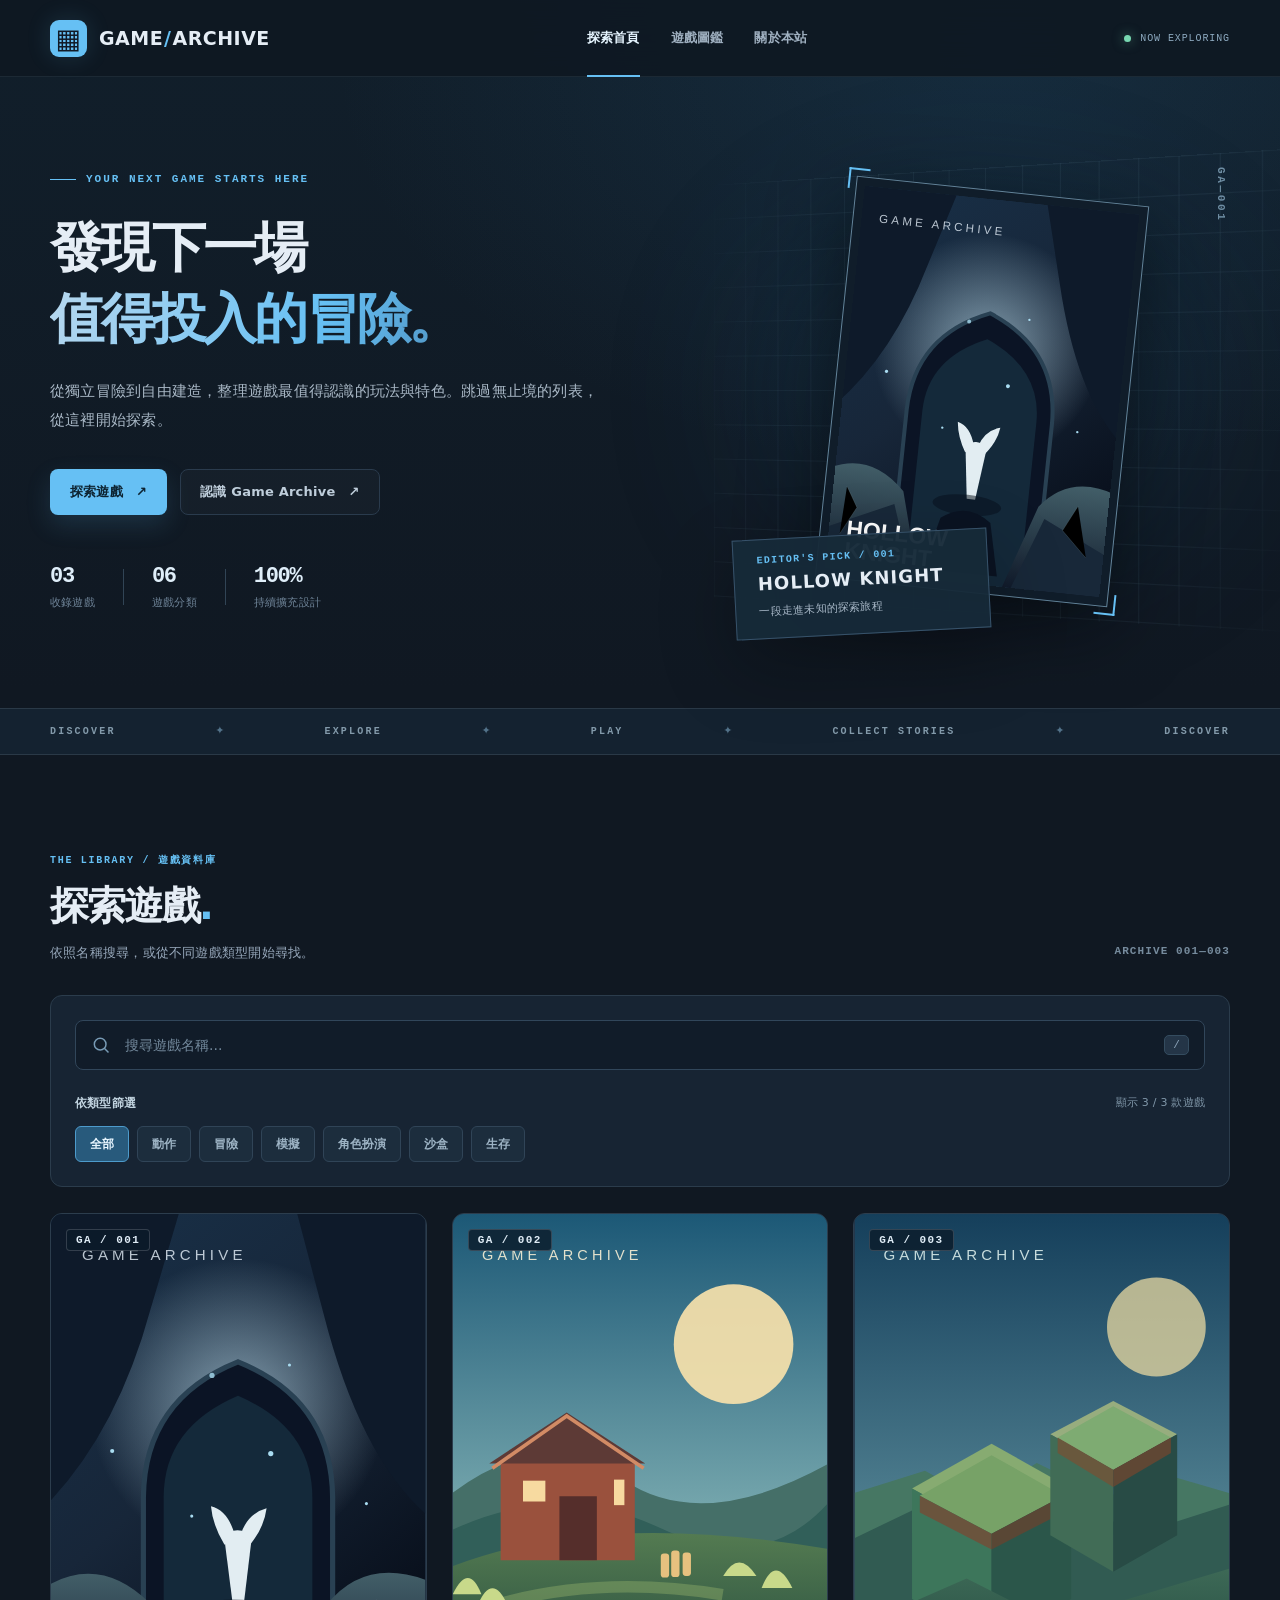
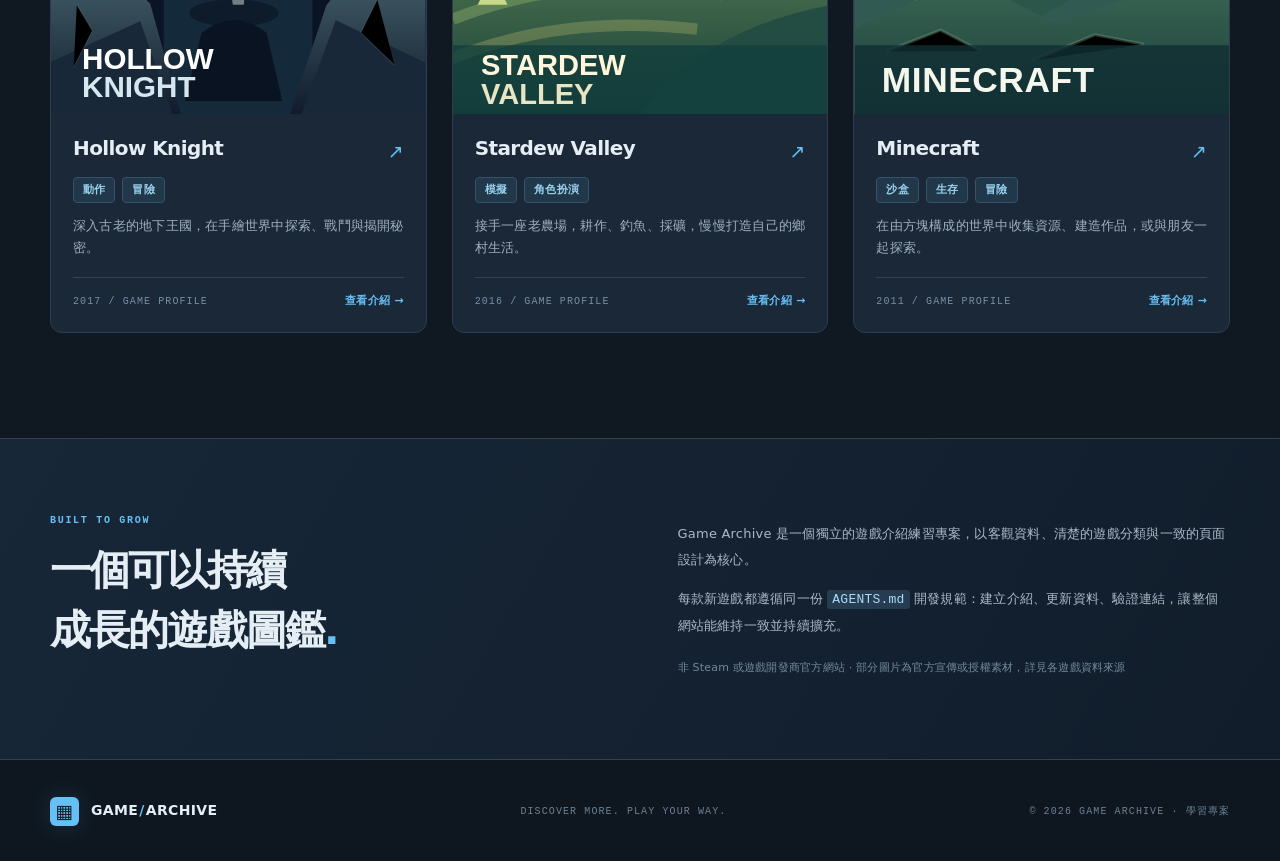
<file: index.html>
<!doctype html>
<html lang="zh-Hant">
<head>
  <meta charset="utf-8">
  <meta name="viewport" content="width=device-width, initial-scale=1">
  <meta name="theme-color" content="#101822">
  <meta name="description" content="Game Archive｜綜合遊戲圖鑑。探索不同類型的遊戲，快速了解玩法、特色與基本資訊。">
  <title>Game Archive｜綜合遊戲圖鑑</title>
  <link rel="stylesheet" href="assets/css/style.css">
  <script defer src="assets/js/main.js"></script>
</head>
<body data-page="home" data-root="">
  <header class="site-header">
    <div class="container nav-shell">
      <a class="brand" href="index.html" aria-label="Game Archive 首頁"><span class="brand-symbol" aria-hidden="true">▦</span><span>GAME<span class="brand-em">/</span>ARCHIVE</span></a>
      <nav class="main-nav" aria-label="主要導覽"><a class="nav-active" href="index.html" aria-current="page">探索首頁</a><a href="#library">遊戲圖鑑</a><a href="#about">關於本站</a></nav>
      <span class="nav-status"><span class="status-dot"></span> NOW EXPLORING</span>
    </div>
  </header>

  <main>
    <section class="hero container" aria-labelledby="hero-title">
      <div class="hero-copy">
        <div class="eyebrow"><span class="eyebrow-line"></span> YOUR NEXT GAME STARTS HERE</div>
        <h1 id="hero-title">發現下一場<br><span class="hero-accent">值得投入的冒險。</span></h1>
        <p>從獨立冒險到自由建造，整理遊戲最值得認識的玩法與特色。跳過無止境的列表，從這裡開始探索。</p>
        <div class="hero-actions"><a class="button button-primary" href="#library">探索遊戲 <span aria-hidden="true">↗</span></a><a class="button button-ghost" href="#about">認識 Game Archive <span aria-hidden="true">↗</span></a></div>
        <div class="hero-stats"><div><strong id="stat-games">03</strong><span>收錄遊戲</span></div><span class="stat-divider"></span><div><strong id="stat-genres">07</strong><span>遊戲分類</span></div><span class="stat-divider"></span><div><strong>100%</strong><span>持續擴充設計</span></div></div>
      </div>
      <div class="hero-visual" aria-label="精選遊戲概念圖">
        <div class="hero-grid"></div>
        <div class="hero-glow"></div>
        <div class="featured-frame"><img src="https://images.squarespace-cdn.com/content/v1/606d159a953867291018f801/7dc1dbea-b5fc-4c8f-8768-1a5c3ede53e3/HK_header.jpg" onerror="this.onerror=null;this.src='assets/images/hollow-knight.svg'" width="720" height="960" alt="Hollow Knight｜Team Cherry 官方網站宣傳圖"><span class="frame-corner frame-corner-tl"></span><span class="frame-corner frame-corner-br"></span></div>
        <div class="featured-caption"><span class="featured-label">EDITOR'S PICK / 001</span><strong>HOLLOW KNIGHT</strong><span>一段走進未知的探索旅程</span></div>
        <span class="visual-index" aria-hidden="true">GA—001</span>
      </div>
    </section>

    <div class="marquee-line" aria-hidden="true"><div class="container marquee-inner"><span>DISCOVER</span><b>✦</b><span>EXPLORE</span><b>✦</b><span>PLAY</span><b>✦</b><span>COLLECT STORIES</span><b>✦</b><span>DISCOVER</span></div></div>

    <section class="catalog-section container" id="library" aria-labelledby="library-title">
      <div class="section-heading"><div><div class="eyebrow small-eyebrow">THE LIBRARY / 遊戲資料庫</div><h2 id="library-title">探索遊戲<span class="heading-period">.</span></h2><p>依照名稱搜尋，或從不同遊戲類型開始尋找。</p></div><div class="section-index">ARCHIVE <span id="archive-count">001—003</span></div></div>
      <div class="filter-panel">
        <label class="search-box" for="game-search"><svg width="20" height="20" viewBox="0 0 24 24" fill="none" stroke="currentColor" stroke-width="1.8" aria-hidden="true"><circle cx="11" cy="11" r="7"></circle><path d="m16 16 5 5"></path></svg><input id="game-search" type="search" placeholder="搜尋遊戲名稱..." autocomplete="off"><kbd>/</kbd></label>
        <div class="filter-heading"><span>依類型篩選</span><span id="result-count" aria-live="polite">正在載入...</span></div>
        <div id="genre-filters" class="filter-chips" role="group" aria-label="遊戲類型篩選"><span class="loading-hint">正在載入分類...</span></div>
      </div>
      <div id="game-grid" class="game-grid" aria-live="polite"><div class="loading-panel">正在載入遊戲資料...</div></div>
      <div id="empty-state" class="empty-state" hidden><span class="empty-icon">⌕</span><h3>找不到符合條件的遊戲</h3><p>試試其他名稱，或切換不同分類。</p><button id="reset-filters" class="button button-outline" type="button">清除篩選</button></div>
    </section>

    <section class="about-section" id="about" aria-labelledby="about-title"><div class="container about-inner"><div><div class="eyebrow small-eyebrow">BUILT TO GROW</div><h2 id="about-title">一個可以持續<br>成長的遊戲圖鑑<span class="heading-period">.</span></h2></div><div class="about-copy"><p>Game Archive 是一個獨立的遊戲介紹練習專案，以客觀資料、清楚的遊戲分類與一致的頁面設計為核心。</p><p>每款新遊戲都遵循同一份 <code>AGENTS.md</code> 開發規範：建立介紹、更新資料、驗證連結，讓整個網站能維持一致並持續擴充。</p><span class="about-note">非 Steam 或遊戲開發商官方網站 · 部分圖片為官方宣傳或授權素材，詳見各遊戲資料來源</span></div></div></section>
  </main>
  <footer class="site-footer"><div class="container footer-inner"><a class="brand brand-footer" href="index.html"><span class="brand-symbol" aria-hidden="true">▦</span><span>GAME<span class="brand-em">/</span>ARCHIVE</span></a><span>DISCOVER MORE. PLAY YOUR WAY.</span><span>© 2026 GAME ARCHIVE · 學習專案</span></div></footer>
  <noscript><div class="no-js">本網站需要 JavaScript 載入遊戲清單與搜尋功能，請在瀏覽器中啟用 JavaScript。</div></noscript>
</body>
</html>
</file>
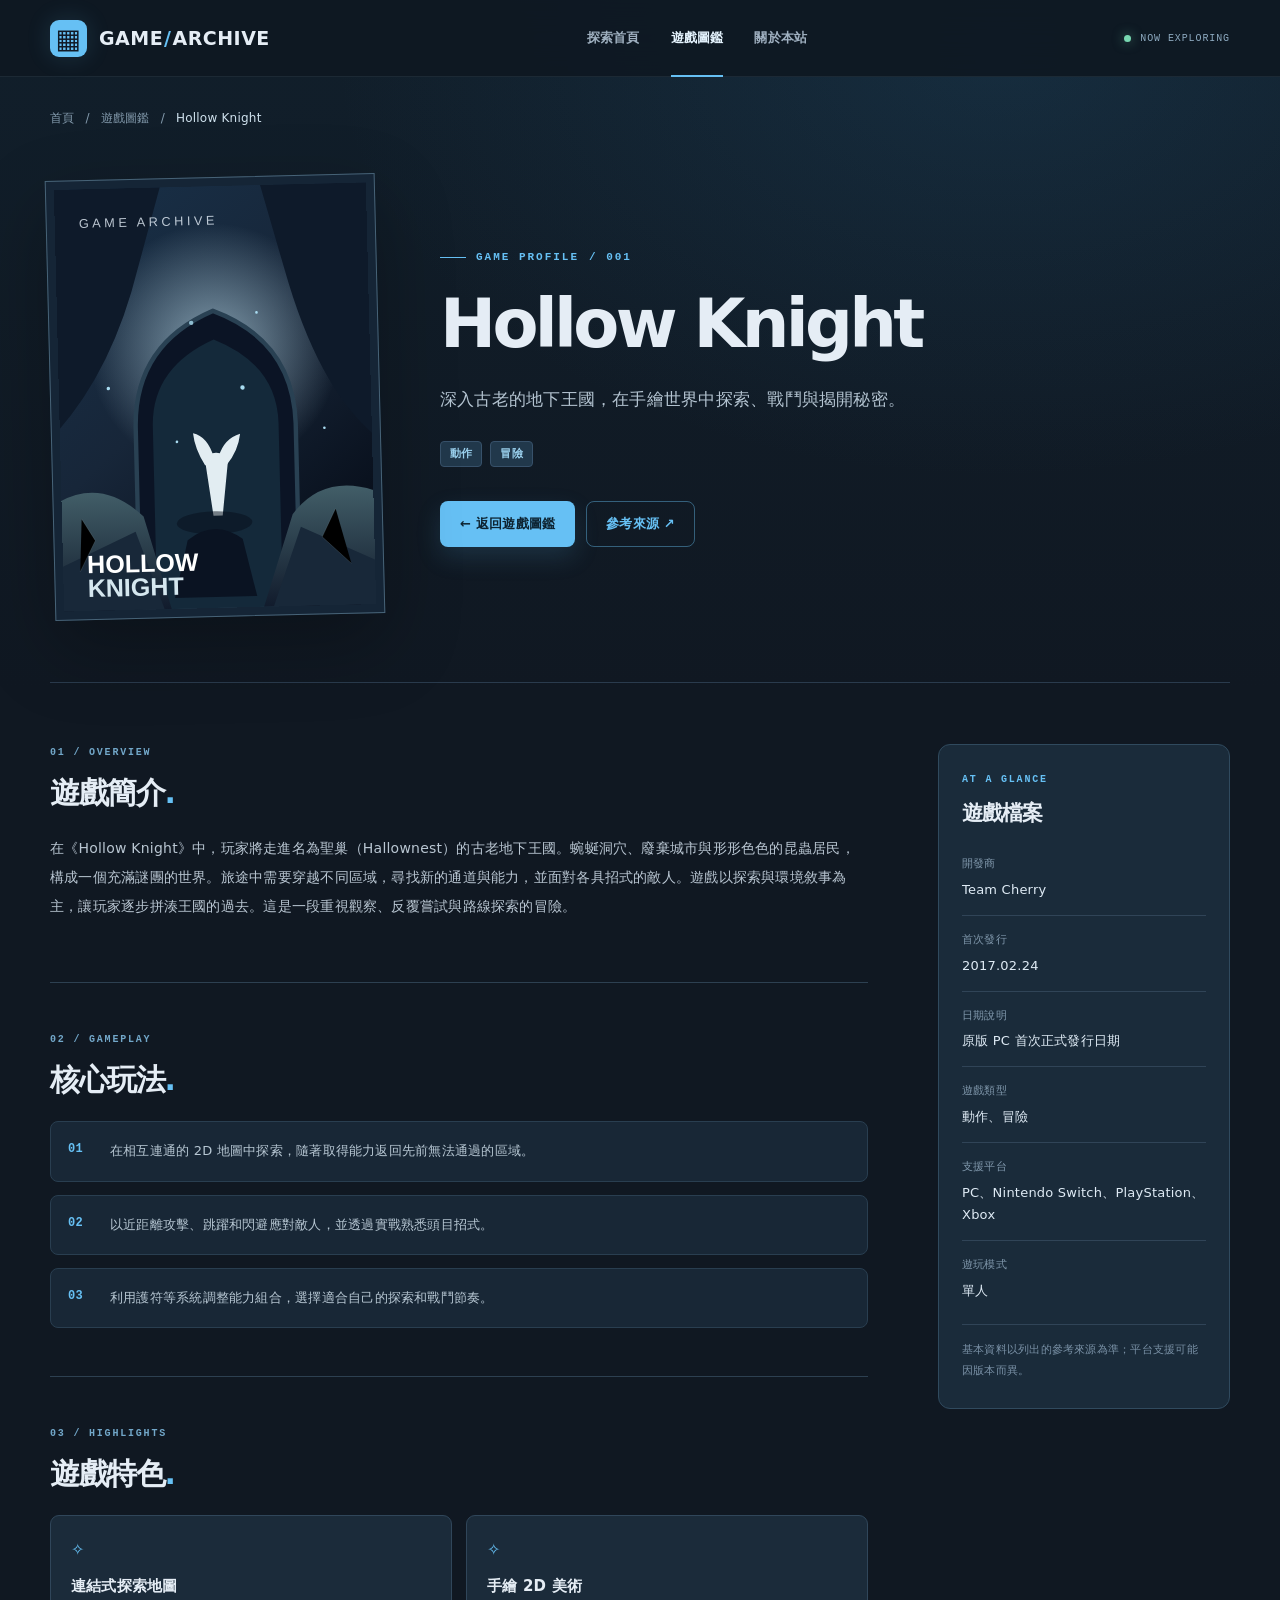
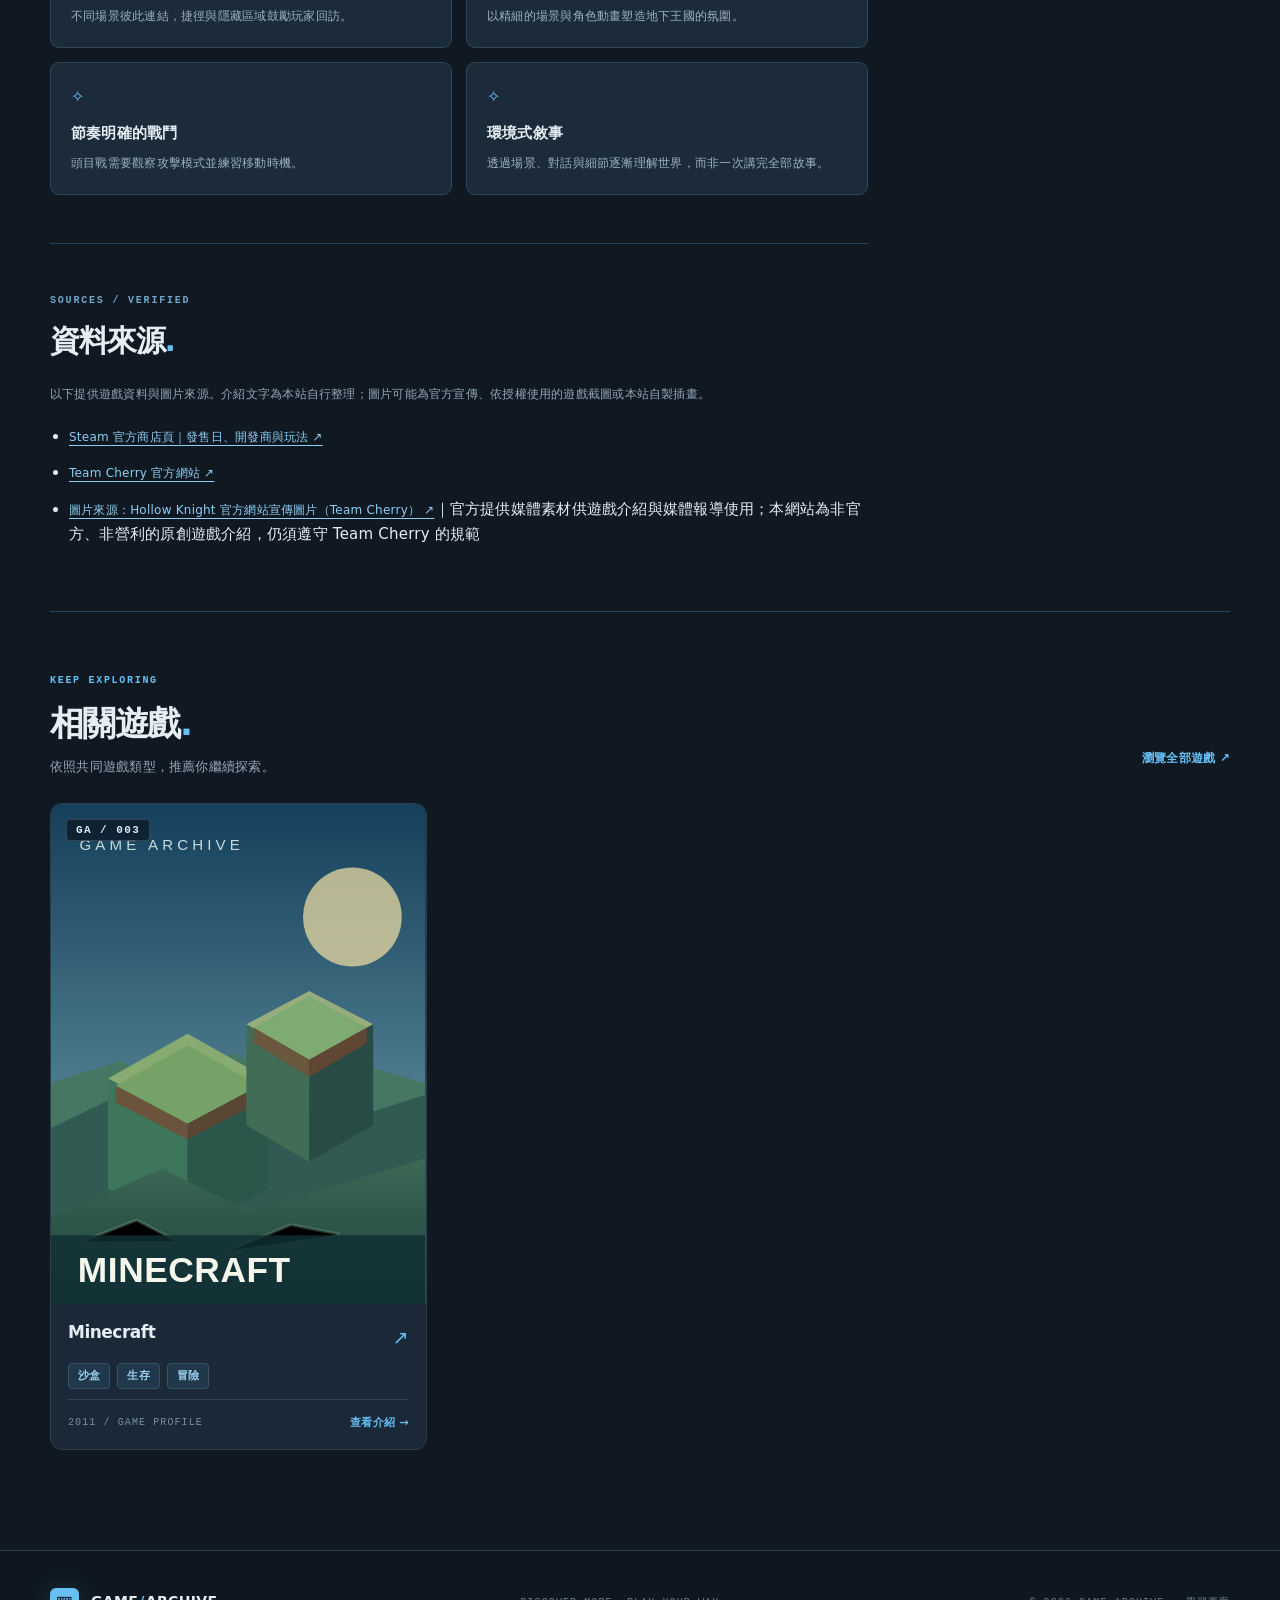
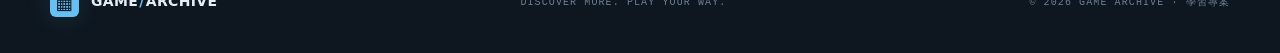
<file: pages/hollow-knight.html>
<!doctype html>
<html lang="zh-Hant">
<head>
  <meta charset="utf-8">
  <meta name="viewport" content="width=device-width, initial-scale=1">
  <meta name="theme-color" content="#101822">
  <meta name="description" content="Game Archive 遊戲介紹頁。">
  <title>Hollow Knight｜Game Archive 遊戲圖鑑</title>
  <link rel="stylesheet" href="../assets/css/style.css">
  <script defer src="../assets/js/main.js"></script>
</head>
<body data-page="detail" data-root="../" data-game-id="hollow-knight">
  <header class="site-header">
    <div class="container nav-shell">
      <a class="brand" href="../index.html" aria-label="Game Archive 首頁"><span class="brand-symbol" aria-hidden="true">▦</span><span>GAME<span class="brand-em">/</span>ARCHIVE</span></a>
      <nav class="main-nav" aria-label="主要導覽"><a href="../index.html">探索首頁</a><a class="nav-active" href="../index.html#library">遊戲圖鑑</a><a href="../index.html#about">關於本站</a></nav>
      <span class="nav-status"><span class="status-dot"></span> NOW EXPLORING</span>
    </div>
  </header>
  <main class="detail-main container" id="detail-content">
    <div class="breadcrumb"><a href="../index.html">首頁</a><span>/</span><a href="../index.html#library">遊戲圖鑑</a><span>/</span><span id="breadcrumb-title">載入中</span></div>
    <section class="detail-head" aria-labelledby="detail-title">
      <div class="detail-cover-wrap"><img id="detail-cover" src="../assets/images/hollow-knight.svg" alt="遊戲概念插畫" width="720" height="960"></div>
      <div class="detail-head-copy"><div class="eyebrow"><span class="eyebrow-line"></span> GAME PROFILE <span id="detail-index">/ ARCHIVE</span></div><h1 id="detail-title">遊戲資料載入中...</h1><p id="detail-summary" class="detail-summary">正在讀取 Game Archive 遊戲資料。</p><div id="detail-tags" class="detail-tags"></div><div class="detail-head-actions"><a href="../index.html#library" class="button button-primary">← 返回遊戲圖鑑</a><a id="detail-source-link" class="button button-outline" href="../index.html#about">官方資訊 ↗</a></div></div>
    </section>
    <div class="detail-body-grid">
      <div class="detail-article">
        <section class="content-block" aria-labelledby="intro-title"><span class="block-index">01 / OVERVIEW</span><h2 id="intro-title">遊戲簡介<span class="heading-period">.</span></h2><p id="detail-intro" class="lead-text"></p></section>
        <section class="content-block" aria-labelledby="gameplay-title"><span class="block-index">02 / GAMEPLAY</span><h2 id="gameplay-title">核心玩法<span class="heading-period">.</span></h2><div id="detail-gameplay" class="gameplay-list"></div></section>
        <section class="content-block" aria-labelledby="highlights-title"><span class="block-index">03 / HIGHLIGHTS</span><h2 id="highlights-title">遊戲特色<span class="heading-period">.</span></h2><div id="detail-highlights" class="highlights-grid"></div></section>
        <section class="content-block" id="review-section" aria-labelledby="review-title" hidden><span class="block-index">04 / PERSONAL NOTES</span><h2 id="review-title">個人心得<span class="heading-period">.</span></h2><p id="detail-review"></p></section>
        <section class="content-block source-block" aria-labelledby="sources-title"><span class="block-index">SOURCES / VERIFIED</span><h2 id="sources-title">資料來源<span class="heading-period">.</span></h2><p>以下提供遊戲資料與圖片來源。介紹文字為本站自行整理；圖片可能為官方宣傳、依授權使用的遊戲截圖或本站自製插畫。</p><ul id="detail-sources" class="source-list"></ul></section>
      </div>
      <aside class="detail-sidebar" aria-labelledby="facts-title"><div class="facts-panel"><span class="side-kicker">AT A GLANCE</span><h2 id="facts-title">遊戲檔案</h2><dl id="detail-facts"></dl><div class="facts-foot">基本資料以列出的參考來源為準；平台支援可能因版本而異。</div></div></aside>
    </div>
    <section class="related-section" aria-labelledby="related-title"><div class="section-heading related-header"><div><div class="eyebrow small-eyebrow">KEEP EXPLORING</div><h2 id="related-title">相關遊戲<span class="heading-period">.</span></h2><p id="related-description">依照遊戲類型推薦其他作品。</p></div><a href="../index.html#library" class="text-link">瀏覽全部遊戲 ↗</a></div><div id="related-grid" class="game-grid related-grid"></div></section>
  </main>
  <footer class="site-footer"><div class="container footer-inner"><a class="brand brand-footer" href="../index.html"><span class="brand-symbol" aria-hidden="true">▦</span><span>GAME<span class="brand-em">/</span>ARCHIVE</span></a><span>DISCOVER MORE. PLAY YOUR WAY.</span><span>© 2026 GAME ARCHIVE · 學習專案</span></div></footer>
  <noscript><div class="no-js">請啟用 JavaScript 以檢視完整遊戲介紹。</div></noscript>
</body>
</html>
</file>
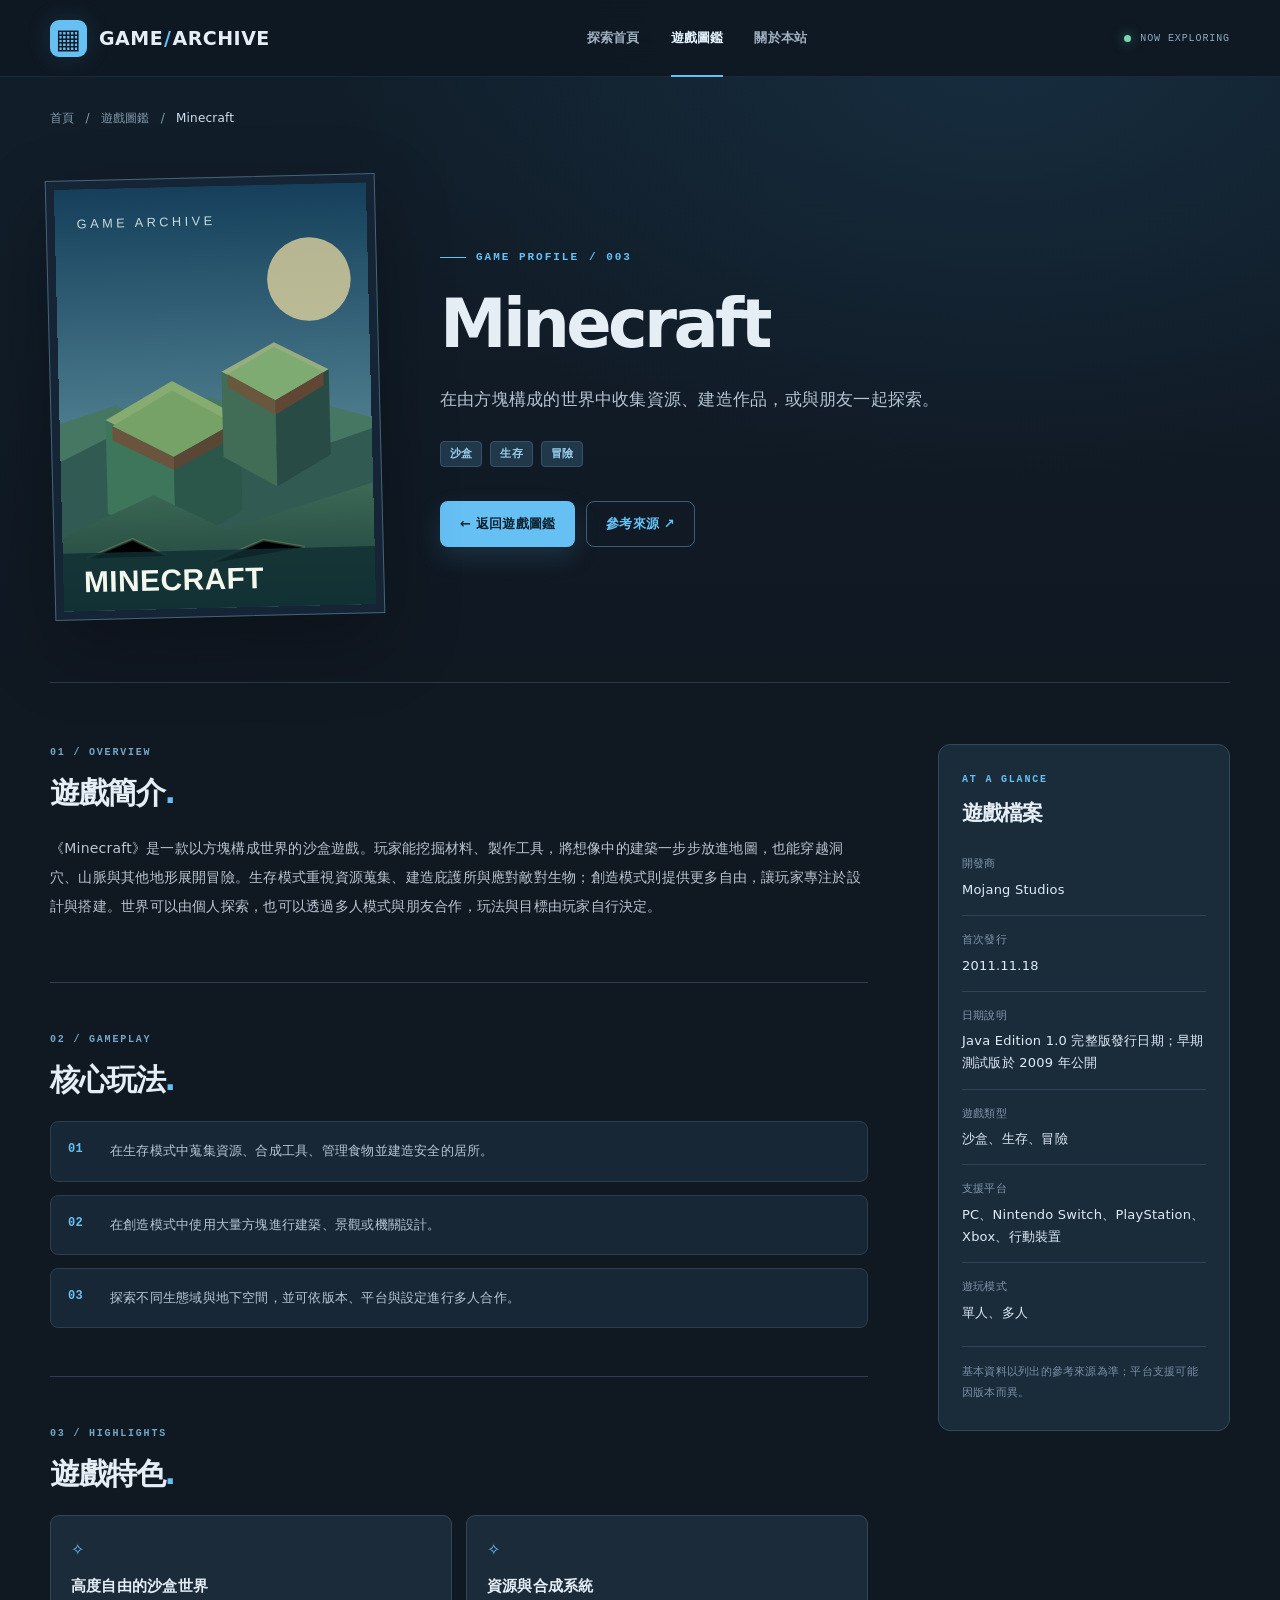
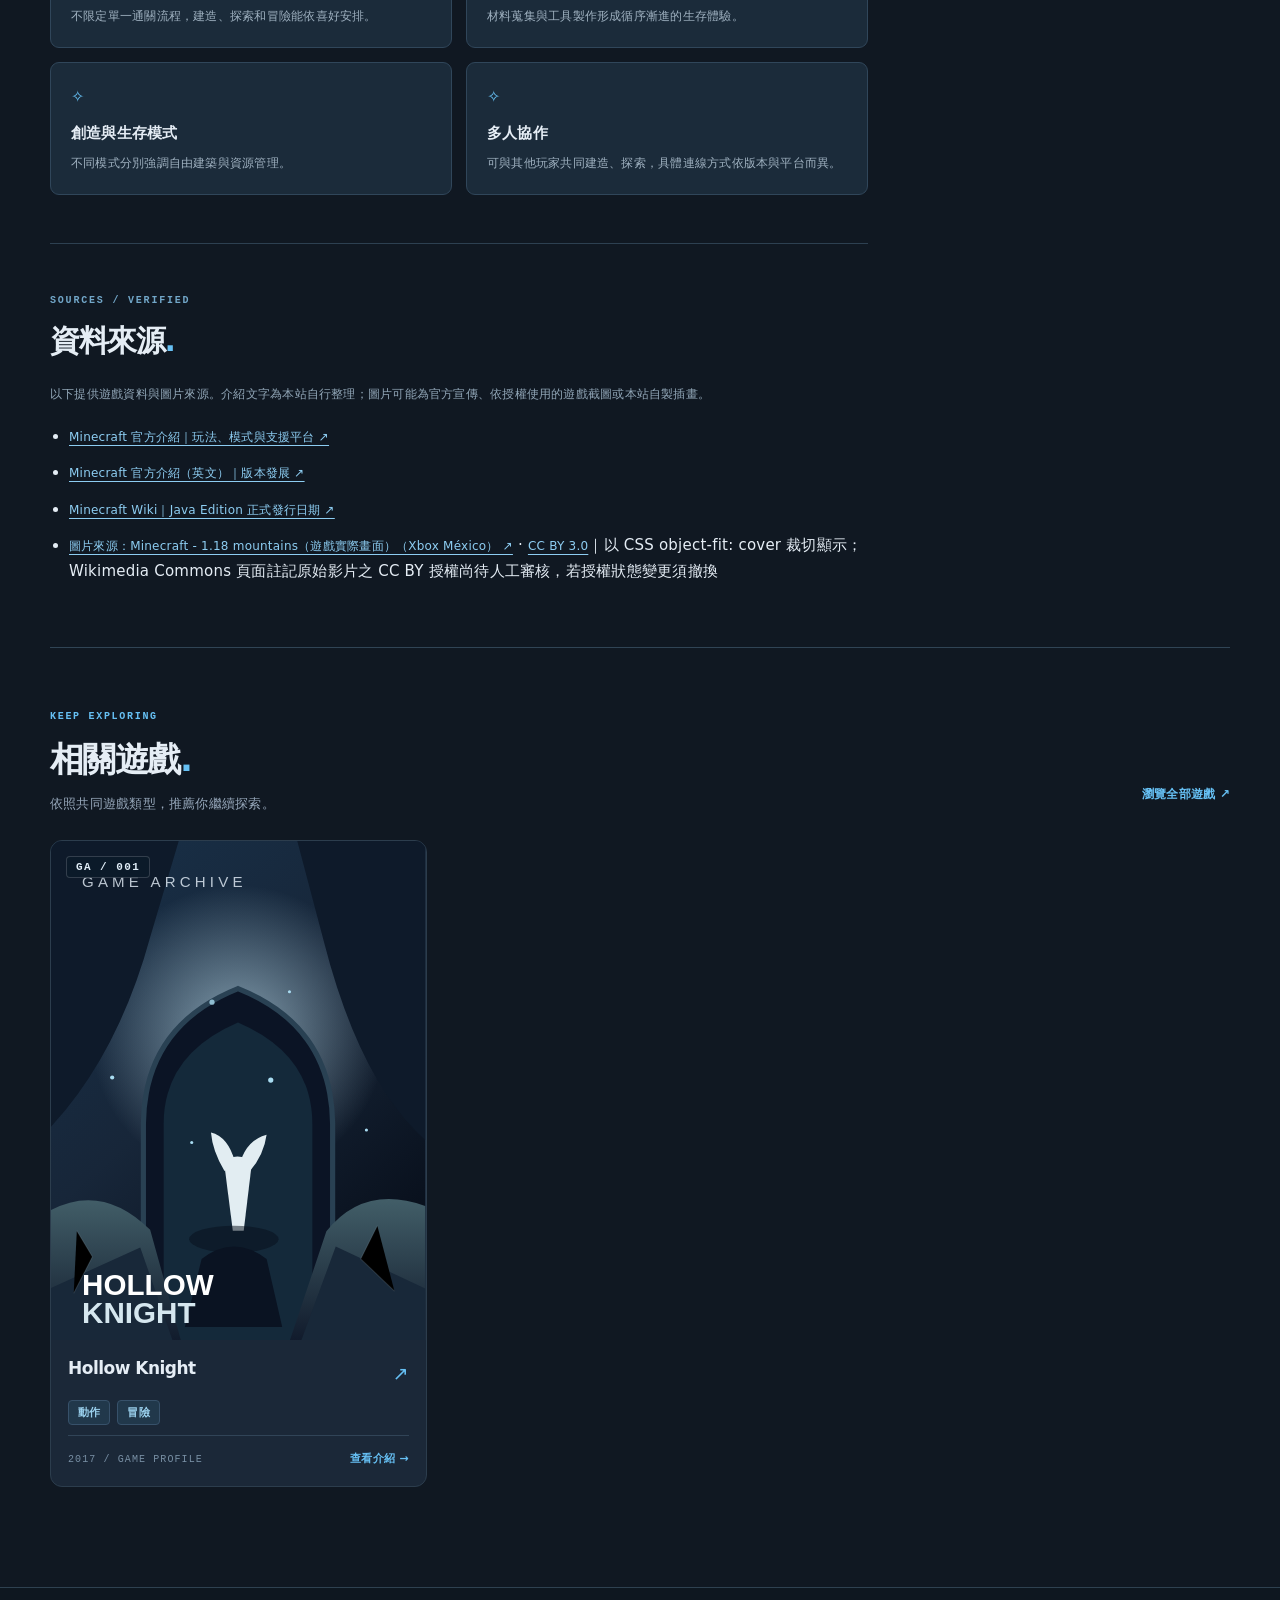
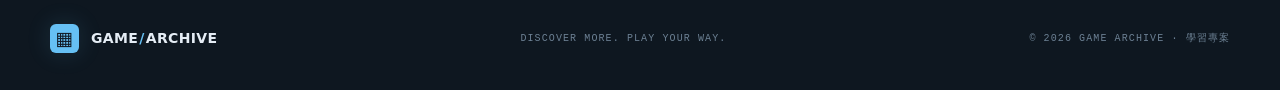
<file: pages/minecraft.html>
<!doctype html>
<html lang="zh-Hant">
<head>
  <meta charset="utf-8">
  <meta name="viewport" content="width=device-width, initial-scale=1">
  <meta name="theme-color" content="#101822">
  <meta name="description" content="Game Archive 遊戲介紹頁。">
  <title>Minecraft｜Game Archive 遊戲圖鑑</title>
  <link rel="stylesheet" href="../assets/css/style.css">
  <script defer src="../assets/js/main.js"></script>
</head>
<body data-page="detail" data-root="../" data-game-id="minecraft">
  <header class="site-header">
    <div class="container nav-shell">
      <a class="brand" href="../index.html" aria-label="Game Archive 首頁"><span class="brand-symbol" aria-hidden="true">▦</span><span>GAME<span class="brand-em">/</span>ARCHIVE</span></a>
      <nav class="main-nav" aria-label="主要導覽"><a href="../index.html">探索首頁</a><a class="nav-active" href="../index.html#library">遊戲圖鑑</a><a href="../index.html#about">關於本站</a></nav>
      <span class="nav-status"><span class="status-dot"></span> NOW EXPLORING</span>
    </div>
  </header>
  <main class="detail-main container" id="detail-content">
    <div class="breadcrumb"><a href="../index.html">首頁</a><span>/</span><a href="../index.html#library">遊戲圖鑑</a><span>/</span><span id="breadcrumb-title">載入中</span></div>
    <section class="detail-head" aria-labelledby="detail-title">
      <div class="detail-cover-wrap"><img id="detail-cover" src="../assets/images/hollow-knight.svg" alt="遊戲概念插畫" width="720" height="960"></div>
      <div class="detail-head-copy"><div class="eyebrow"><span class="eyebrow-line"></span> GAME PROFILE <span id="detail-index">/ ARCHIVE</span></div><h1 id="detail-title">遊戲資料載入中...</h1><p id="detail-summary" class="detail-summary">正在讀取 Game Archive 遊戲資料。</p><div id="detail-tags" class="detail-tags"></div><div class="detail-head-actions"><a href="../index.html#library" class="button button-primary">← 返回遊戲圖鑑</a><a id="detail-source-link" class="button button-outline" href="../index.html#about">官方資訊 ↗</a></div></div>
    </section>
    <div class="detail-body-grid">
      <div class="detail-article">
        <section class="content-block" aria-labelledby="intro-title"><span class="block-index">01 / OVERVIEW</span><h2 id="intro-title">遊戲簡介<span class="heading-period">.</span></h2><p id="detail-intro" class="lead-text"></p></section>
        <section class="content-block" aria-labelledby="gameplay-title"><span class="block-index">02 / GAMEPLAY</span><h2 id="gameplay-title">核心玩法<span class="heading-period">.</span></h2><div id="detail-gameplay" class="gameplay-list"></div></section>
        <section class="content-block" aria-labelledby="highlights-title"><span class="block-index">03 / HIGHLIGHTS</span><h2 id="highlights-title">遊戲特色<span class="heading-period">.</span></h2><div id="detail-highlights" class="highlights-grid"></div></section>
        <section class="content-block" id="review-section" aria-labelledby="review-title" hidden><span class="block-index">04 / PERSONAL NOTES</span><h2 id="review-title">個人心得<span class="heading-period">.</span></h2><p id="detail-review"></p></section>
        <section class="content-block source-block" aria-labelledby="sources-title"><span class="block-index">SOURCES / VERIFIED</span><h2 id="sources-title">資料來源<span class="heading-period">.</span></h2><p>以下提供遊戲資料與圖片來源。介紹文字為本站自行整理；圖片可能為官方宣傳、依授權使用的遊戲截圖或本站自製插畫。</p><ul id="detail-sources" class="source-list"></ul></section>
      </div>
      <aside class="detail-sidebar" aria-labelledby="facts-title"><div class="facts-panel"><span class="side-kicker">AT A GLANCE</span><h2 id="facts-title">遊戲檔案</h2><dl id="detail-facts"></dl><div class="facts-foot">基本資料以列出的參考來源為準；平台支援可能因版本而異。</div></div></aside>
    </div>
    <section class="related-section" aria-labelledby="related-title"><div class="section-heading related-header"><div><div class="eyebrow small-eyebrow">KEEP EXPLORING</div><h2 id="related-title">相關遊戲<span class="heading-period">.</span></h2><p id="related-description">依照遊戲類型推薦其他作品。</p></div><a href="../index.html#library" class="text-link">瀏覽全部遊戲 ↗</a></div><div id="related-grid" class="game-grid related-grid"></div></section>
  </main>
  <footer class="site-footer"><div class="container footer-inner"><a class="brand brand-footer" href="../index.html"><span class="brand-symbol" aria-hidden="true">▦</span><span>GAME<span class="brand-em">/</span>ARCHIVE</span></a><span>DISCOVER MORE. PLAY YOUR WAY.</span><span>© 2026 GAME ARCHIVE · 學習專案</span></div></footer>
  <noscript><div class="no-js">請啟用 JavaScript 以檢視完整遊戲介紹。</div></noscript>
</body>
</html>
</file>
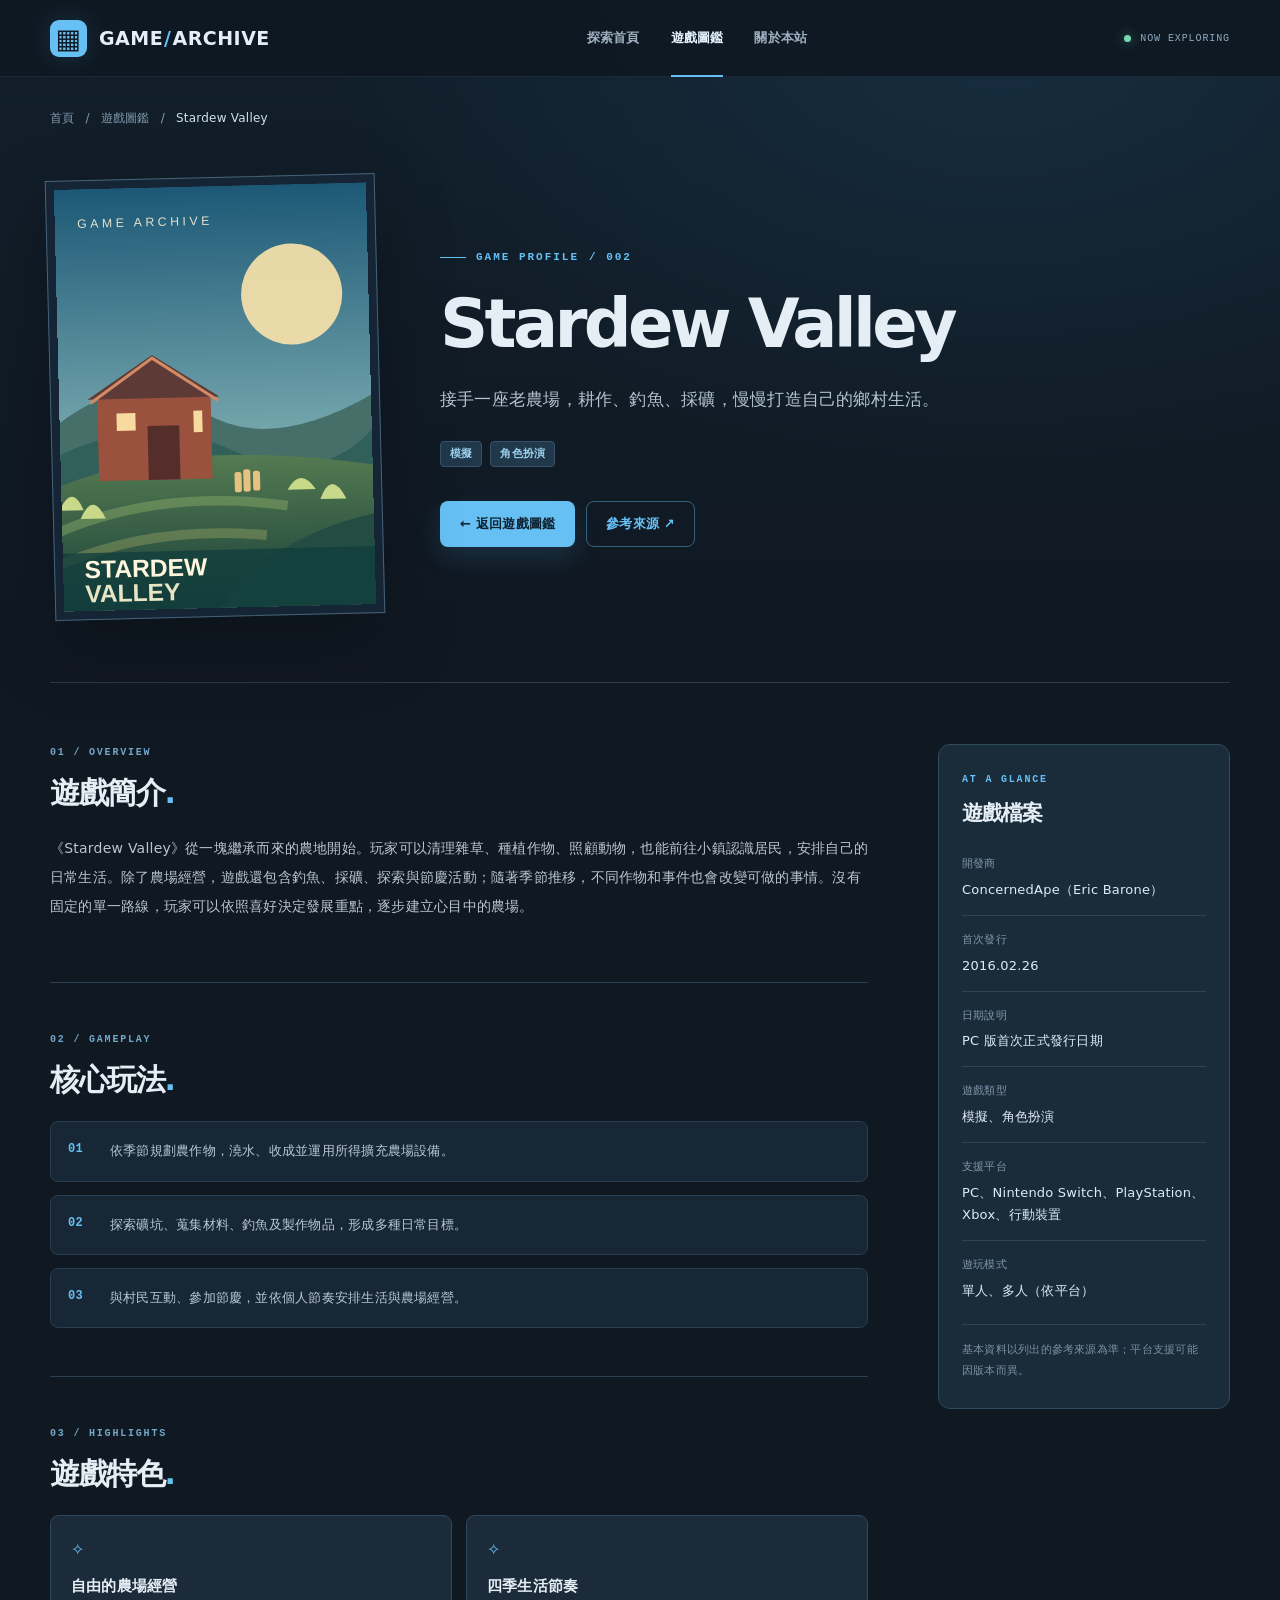
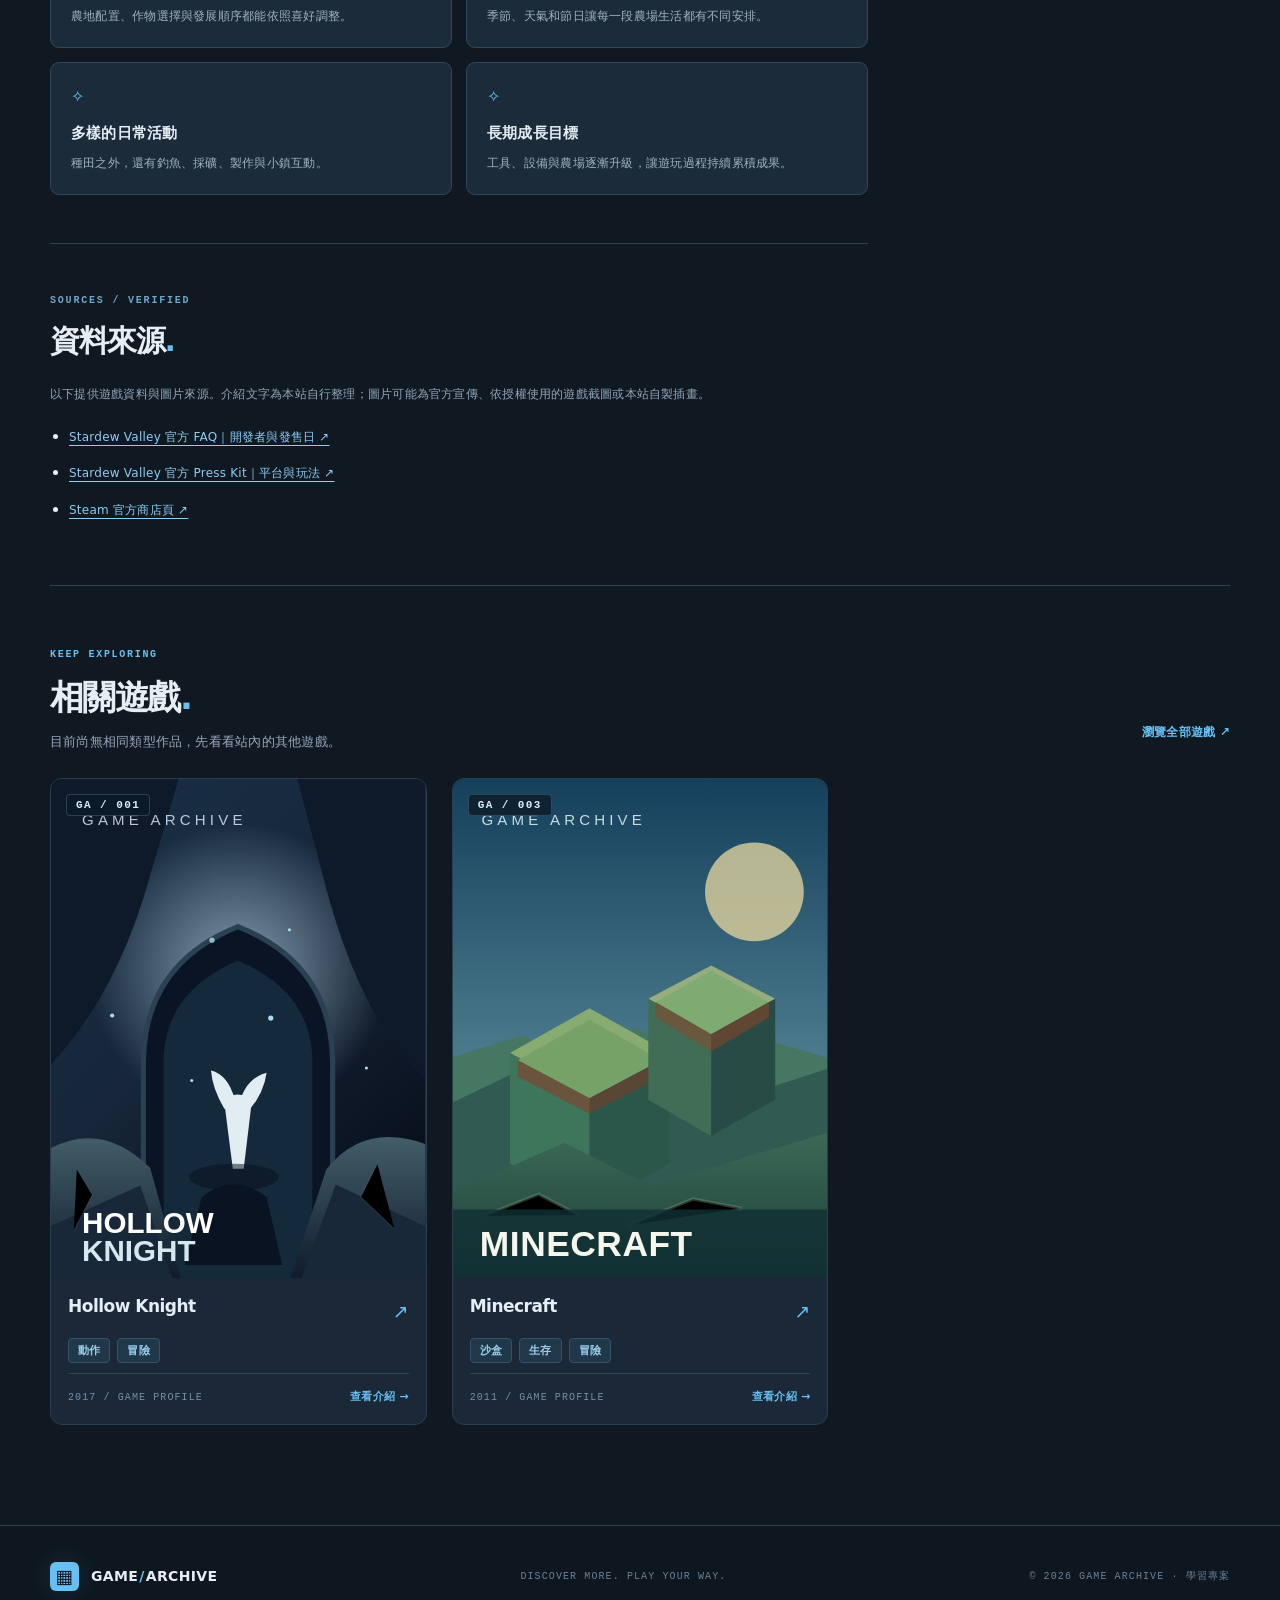
<file: pages/stardew-valley.html>
<!doctype html>
<html lang="zh-Hant">
<head>
  <meta charset="utf-8">
  <meta name="viewport" content="width=device-width, initial-scale=1">
  <meta name="theme-color" content="#101822">
  <meta name="description" content="Game Archive 遊戲介紹頁。">
  <title>Stardew Valley｜Game Archive 遊戲圖鑑</title>
  <link rel="stylesheet" href="../assets/css/style.css">
  <script defer src="../assets/js/main.js"></script>
</head>
<body data-page="detail" data-root="../" data-game-id="stardew-valley">
  <header class="site-header">
    <div class="container nav-shell">
      <a class="brand" href="../index.html" aria-label="Game Archive 首頁"><span class="brand-symbol" aria-hidden="true">▦</span><span>GAME<span class="brand-em">/</span>ARCHIVE</span></a>
      <nav class="main-nav" aria-label="主要導覽"><a href="../index.html">探索首頁</a><a class="nav-active" href="../index.html#library">遊戲圖鑑</a><a href="../index.html#about">關於本站</a></nav>
      <span class="nav-status"><span class="status-dot"></span> NOW EXPLORING</span>
    </div>
  </header>
  <main class="detail-main container" id="detail-content">
    <div class="breadcrumb"><a href="../index.html">首頁</a><span>/</span><a href="../index.html#library">遊戲圖鑑</a><span>/</span><span id="breadcrumb-title">載入中</span></div>
    <section class="detail-head" aria-labelledby="detail-title">
      <div class="detail-cover-wrap"><img id="detail-cover" src="../assets/images/hollow-knight.svg" alt="遊戲概念插畫" width="720" height="960"></div>
      <div class="detail-head-copy"><div class="eyebrow"><span class="eyebrow-line"></span> GAME PROFILE <span id="detail-index">/ ARCHIVE</span></div><h1 id="detail-title">遊戲資料載入中...</h1><p id="detail-summary" class="detail-summary">正在讀取 Game Archive 遊戲資料。</p><div id="detail-tags" class="detail-tags"></div><div class="detail-head-actions"><a href="../index.html#library" class="button button-primary">← 返回遊戲圖鑑</a><a id="detail-source-link" class="button button-outline" href="../index.html#about">官方資訊 ↗</a></div></div>
    </section>
    <div class="detail-body-grid">
      <div class="detail-article">
        <section class="content-block" aria-labelledby="intro-title"><span class="block-index">01 / OVERVIEW</span><h2 id="intro-title">遊戲簡介<span class="heading-period">.</span></h2><p id="detail-intro" class="lead-text"></p></section>
        <section class="content-block" aria-labelledby="gameplay-title"><span class="block-index">02 / GAMEPLAY</span><h2 id="gameplay-title">核心玩法<span class="heading-period">.</span></h2><div id="detail-gameplay" class="gameplay-list"></div></section>
        <section class="content-block" aria-labelledby="highlights-title"><span class="block-index">03 / HIGHLIGHTS</span><h2 id="highlights-title">遊戲特色<span class="heading-period">.</span></h2><div id="detail-highlights" class="highlights-grid"></div></section>
        <section class="content-block" id="review-section" aria-labelledby="review-title" hidden><span class="block-index">04 / PERSONAL NOTES</span><h2 id="review-title">個人心得<span class="heading-period">.</span></h2><p id="detail-review"></p></section>
        <section class="content-block source-block" aria-labelledby="sources-title"><span class="block-index">SOURCES / VERIFIED</span><h2 id="sources-title">資料來源<span class="heading-period">.</span></h2><p>以下提供遊戲資料與圖片來源。介紹文字為本站自行整理；圖片可能為官方宣傳、依授權使用的遊戲截圖或本站自製插畫。</p><ul id="detail-sources" class="source-list"></ul></section>
      </div>
      <aside class="detail-sidebar" aria-labelledby="facts-title"><div class="facts-panel"><span class="side-kicker">AT A GLANCE</span><h2 id="facts-title">遊戲檔案</h2><dl id="detail-facts"></dl><div class="facts-foot">基本資料以列出的參考來源為準；平台支援可能因版本而異。</div></div></aside>
    </div>
    <section class="related-section" aria-labelledby="related-title"><div class="section-heading related-header"><div><div class="eyebrow small-eyebrow">KEEP EXPLORING</div><h2 id="related-title">相關遊戲<span class="heading-period">.</span></h2><p id="related-description">依照遊戲類型推薦其他作品。</p></div><a href="../index.html#library" class="text-link">瀏覽全部遊戲 ↗</a></div><div id="related-grid" class="game-grid related-grid"></div></section>
  </main>
  <footer class="site-footer"><div class="container footer-inner"><a class="brand brand-footer" href="../index.html"><span class="brand-symbol" aria-hidden="true">▦</span><span>GAME<span class="brand-em">/</span>ARCHIVE</span></a><span>DISCOVER MORE. PLAY YOUR WAY.</span><span>© 2026 GAME ARCHIVE · 學習專案</span></div></footer>
  <noscript><div class="no-js">請啟用 JavaScript 以檢視完整遊戲介紹。</div></noscript>
</body>
</html>
</file>
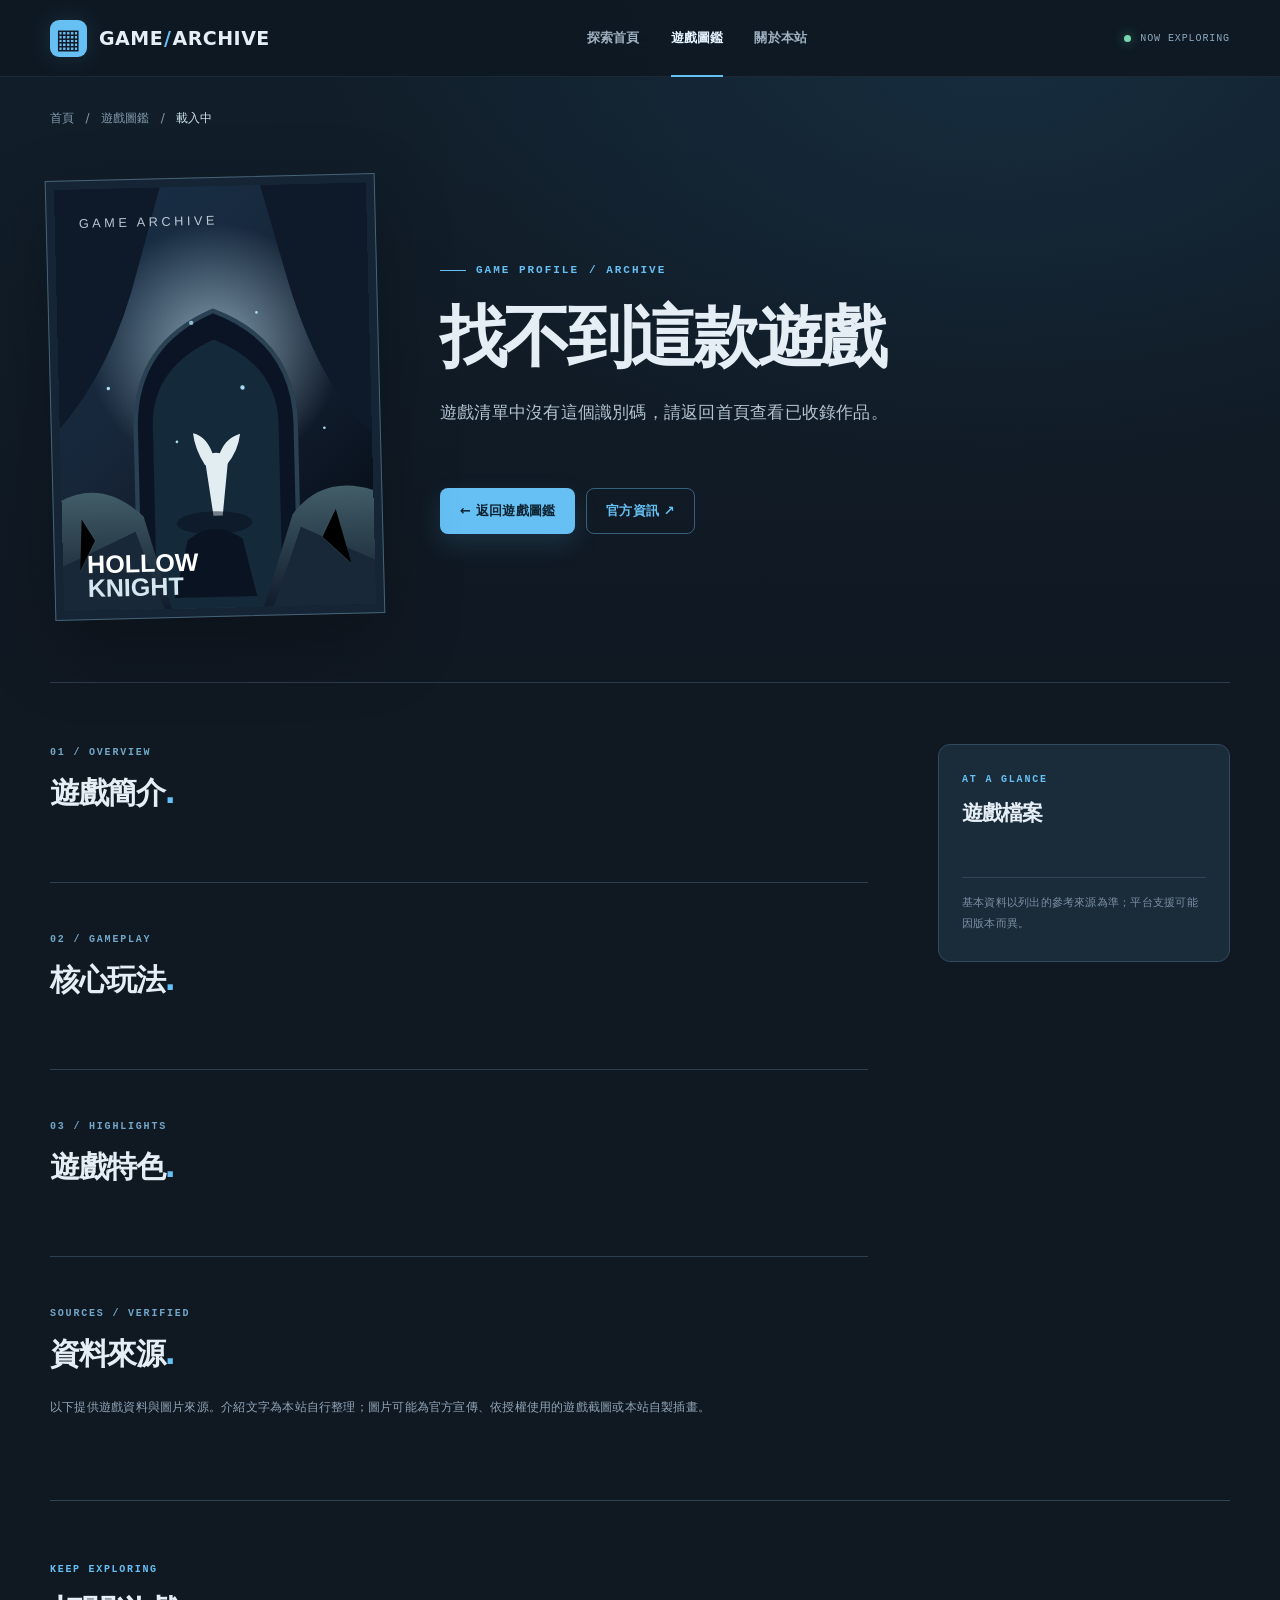
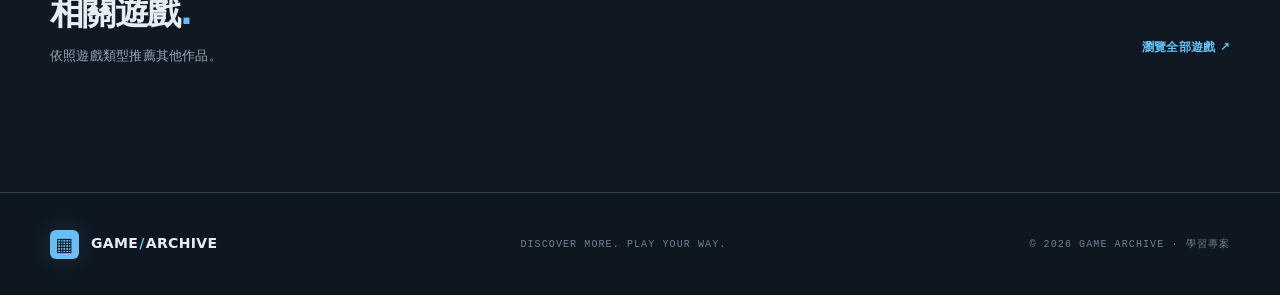
<file: templates/game-detail.html>
<!doctype html>
<!-- TEMPLATE: 複製到 pages/SLUG.html，並將 __GAME_SLUG__ 換成實際 slug。 -->
<html lang="zh-Hant">
<head>
  <meta charset="utf-8">
  <meta name="viewport" content="width=device-width, initial-scale=1">
  <meta name="theme-color" content="#101822">
  <meta name="description" content="Game Archive 遊戲介紹頁。">
  <title>遊戲介紹｜Game Archive</title>
  <link rel="stylesheet" href="../assets/css/style.css">
  <script defer src="../assets/js/main.js"></script>
</head>
<body data-page="detail" data-root="../" data-game-id="__GAME_SLUG__">
  <header class="site-header">
    <div class="container nav-shell">
      <a class="brand" href="../index.html" aria-label="Game Archive 首頁"><span class="brand-symbol" aria-hidden="true">▦</span><span>GAME<span class="brand-em">/</span>ARCHIVE</span></a>
      <nav class="main-nav" aria-label="主要導覽"><a href="../index.html">探索首頁</a><a class="nav-active" href="../index.html#library">遊戲圖鑑</a><a href="../index.html#about">關於本站</a></nav>
      <span class="nav-status"><span class="status-dot"></span> NOW EXPLORING</span>
    </div>
  </header>
  <main class="detail-main container" id="detail-content">
    <div class="breadcrumb"><a href="../index.html">首頁</a><span>/</span><a href="../index.html#library">遊戲圖鑑</a><span>/</span><span id="breadcrumb-title">載入中</span></div>
    <section class="detail-head" aria-labelledby="detail-title">
      <div class="detail-cover-wrap"><img id="detail-cover" src="../assets/images/hollow-knight.svg" alt="遊戲概念插畫" width="720" height="960"></div>
      <div class="detail-head-copy"><div class="eyebrow"><span class="eyebrow-line"></span> GAME PROFILE <span id="detail-index">/ ARCHIVE</span></div><h1 id="detail-title">遊戲資料載入中...</h1><p id="detail-summary" class="detail-summary">正在讀取 Game Archive 遊戲資料。</p><div id="detail-tags" class="detail-tags"></div><div class="detail-head-actions"><a href="../index.html#library" class="button button-primary">← 返回遊戲圖鑑</a><a id="detail-source-link" class="button button-outline" href="../index.html#about">官方資訊 ↗</a></div></div>
    </section>
    <div class="detail-body-grid">
      <div class="detail-article">
        <section class="content-block" aria-labelledby="intro-title"><span class="block-index">01 / OVERVIEW</span><h2 id="intro-title">遊戲簡介<span class="heading-period">.</span></h2><p id="detail-intro" class="lead-text"></p></section>
        <section class="content-block" aria-labelledby="gameplay-title"><span class="block-index">02 / GAMEPLAY</span><h2 id="gameplay-title">核心玩法<span class="heading-period">.</span></h2><div id="detail-gameplay" class="gameplay-list"></div></section>
        <section class="content-block" aria-labelledby="highlights-title"><span class="block-index">03 / HIGHLIGHTS</span><h2 id="highlights-title">遊戲特色<span class="heading-period">.</span></h2><div id="detail-highlights" class="highlights-grid"></div></section>
        <section class="content-block" id="review-section" aria-labelledby="review-title" hidden><span class="block-index">04 / PERSONAL NOTES</span><h2 id="review-title">個人心得<span class="heading-period">.</span></h2><p id="detail-review"></p></section>
        <section class="content-block source-block" aria-labelledby="sources-title"><span class="block-index">SOURCES / VERIFIED</span><h2 id="sources-title">資料來源<span class="heading-period">.</span></h2><p>以下提供遊戲資料與圖片來源。介紹文字為本站自行整理；圖片可能為官方宣傳、依授權使用的遊戲截圖或本站自製插畫。</p><ul id="detail-sources" class="source-list"></ul></section>
      </div>
      <aside class="detail-sidebar" aria-labelledby="facts-title"><div class="facts-panel"><span class="side-kicker">AT A GLANCE</span><h2 id="facts-title">遊戲檔案</h2><dl id="detail-facts"></dl><div class="facts-foot">基本資料以列出的參考來源為準；平台支援可能因版本而異。</div></div></aside>
    </div>
    <section class="related-section" aria-labelledby="related-title"><div class="section-heading related-header"><div><div class="eyebrow small-eyebrow">KEEP EXPLORING</div><h2 id="related-title">相關遊戲<span class="heading-period">.</span></h2><p id="related-description">依照遊戲類型推薦其他作品。</p></div><a href="../index.html#library" class="text-link">瀏覽全部遊戲 ↗</a></div><div id="related-grid" class="game-grid related-grid"></div></section>
  </main>
  <footer class="site-footer"><div class="container footer-inner"><a class="brand brand-footer" href="../index.html"><span class="brand-symbol" aria-hidden="true">▦</span><span>GAME<span class="brand-em">/</span>ARCHIVE</span></a><span>DISCOVER MORE. PLAY YOUR WAY.</span><span>© 2026 GAME ARCHIVE · 學習專案</span></div></footer>
  <noscript><div class="no-js">請啟用 JavaScript 以檢視完整遊戲介紹。</div></noscript>
</body>
</html>
</file>
<file: assets/css/style.css>
:root{
  --bg:#101822;--card:#1B2838;--surface:#263B50;--accent:#66C0F4;--text:#E5EDF5;
  --muted:#97a8bb;--faint:#6f8498;--border:#2a3b4d;--dark:#0c141e;--highlight:#99dcff;
  --radius:14px;--container:1180px;--shadow:0 28px 76px rgba(0,0,0,.27)
}
*{box-sizing:border-box}
html{scroll-behavior:smooth;scroll-padding-top:95px}
body{margin:0;background:var(--bg);color:var(--text);font-family:Inter,"Noto Sans TC","PingFang TC","Microsoft JhengHei",system-ui,-apple-system,BlinkMacSystemFont,"Segoe UI",sans-serif;font-size:15px;line-height:1.7;letter-spacing:.015em}
body::before{content:"";position:absolute;top:0;left:0;width:100%;height:690px;z-index:-1;pointer-events:none;background:radial-gradient(ellipse at 78% 8%,rgba(39,92,129,.23),transparent 47%),linear-gradient(180deg,#111f2b 0%,var(--bg) 100%)}
button,input{font:inherit}
a{color:inherit;text-decoration:none}img{display:block;max-width:100%}button{cursor:pointer}
:focus-visible{outline:2px solid var(--accent);outline-offset:4px}
.container{width:min(calc(100% - 72px),var(--container));margin-inline:auto}
.site-header{position:sticky;top:0;z-index:30;background:rgba(15,24,34,.92);border-bottom:1px solid rgba(140,169,194,.11);backdrop-filter:blur(18px)}
.nav-shell{min-height:76px;display:flex;align-items:center;justify-content:space-between;gap:24px}
.brand{font-size:19px;font-weight:850;letter-spacing:.025em;display:inline-flex;align-items:center;gap:12px;white-space:nowrap}.brand-symbol{display:flex;justify-content:center;align-items:center;height:37px;width:37px;border-radius:9px;color:#111a26;background:var(--accent);font-size:27px;line-height:1;font-weight:900;box-shadow:0 0 24px rgba(102,192,244,.15)}.brand-em{color:var(--accent);padding-inline:1px}
.main-nav{display:flex;align-items:center;gap:31px;margin-left:auto;margin-right:auto}.main-nav a{position:relative;color:#9fb0c0;font-size:13px;font-weight:700;transition:color .2s}.main-nav a:hover,.main-nav a.nav-active{color:#e6f5ff}.main-nav a.nav-active::after{content:"";position:absolute;bottom:-28px;left:0;right:0;height:2px;background:var(--accent)}
.nav-status{font-family:ui-monospace,SFMono-Regular,Consolas,monospace;font-size:10px;letter-spacing:.09em;color:#8eabc1;display:flex;gap:9px;align-items:center;white-space:nowrap}.status-dot{width:7px;height:7px;border-radius:50%;background:#78d8b1;box-shadow:0 0 12px rgba(120,216,177,.55)}
.hero{display:grid;grid-template-columns:1.13fr .87fr;align-items:center;gap:40px;min-height:596px;padding-top:72px;padding-bottom:74px}.hero-copy{position:relative;z-index:2}.eyebrow,.block-index,.side-kicker{display:flex;align-items:center;gap:10px;font-family:ui-monospace,SFMono-Regular,Consolas,monospace;font-size:11px;font-weight:750;letter-spacing:.18em;color:var(--accent);text-transform:uppercase}.eyebrow-line{display:inline-block;width:26px;height:1px;background:var(--accent)}h1,h2,h3,p{margin-top:0}.hero h1{font-size:clamp(39px,4.25vw,64px);line-height:1.31;letter-spacing:-.053em;margin:23px 0 23px;font-weight:860}.hero-accent{background:linear-gradient(110deg,#b7d8ef 0%,#66C0F4 65%,#4f93c2 100%);-webkit-background-clip:text;background-clip:text;color:transparent}.hero-copy>p{max-width:550px;color:#a9b8c6;font-size:15px;line-height:1.95}.hero-actions{display:flex;gap:13px;flex-wrap:wrap;margin:33px 0 47px}.button{border-radius:8px;min-height:46px;padding:11px 19px;display:inline-flex;gap:13px;align-items:center;justify-content:center;font-weight:750;font-size:13px;transition:transform .2s,background .2s,border-color .2s,box-shadow .2s;border:1px solid transparent}.button:hover{transform:translateY(-2px)}.button-primary{background:var(--accent);color:#0d2331;box-shadow:0 10px 25px rgba(81,166,215,.17)}.button-primary:hover{background:#91d4fa;box-shadow:0 12px 27px rgba(81,166,215,.25)}.button-ghost{border-color:var(--border);background:rgba(255,255,255,.025);color:#bfcedb}.button-ghost:hover,.button-outline:hover{border-color:var(--accent);color:#e7f8ff;background:rgba(102,192,244,.08)}.button-outline{background:transparent;color:var(--accent);border-color:rgba(102,192,244,.42)}
.hero-stats{display:flex;gap:28px;align-items:center}.hero-stats>div{display:flex;flex-direction:column;gap:3px}.hero-stats strong{font-family:ui-monospace,SFMono-Regular,Consolas,monospace;color:#dfeef9;font-size:22px;letter-spacing:-.06em;line-height:1.35}.hero-stats span:not(.stat-divider){color:var(--faint);font-size:11px}.stat-divider{height:36px;width:1px;background:#314455}
.hero-visual{height:485px;position:relative;display:flex;align-items:center;justify-content:center;isolation:isolate}.hero-grid{position:absolute;inset:4% -9%;background-image:linear-gradient(rgba(116,162,187,.09) 1px,transparent 1px),linear-gradient(90deg,rgba(116,162,187,.09) 1px,transparent 1px);background-size:37px 37px;transform:perspective(500px) rotateY(-8deg);mask-image:linear-gradient(100deg,transparent 0%,#000 20%,#000 78%,transparent 100%);z-index:-2}.hero-glow{height:300px;width:420px;border-radius:50%;background:#22608d;filter:blur(95px);opacity:.21;position:absolute;z-index:-1}.featured-frame{width:294px;height:403px;border:1px solid #63849a;transform:rotate(6deg);padding:8px;background:#101d2a;box-shadow:0 22px 75px rgba(0,0,0,.5);position:relative}.featured-frame img{width:100%;height:100%;object-fit:cover}.frame-corner{position:absolute;width:21px;height:21px;border-color:var(--accent);border-style:solid}.frame-corner-tl{top:-9px;left:-9px;border-width:2px 0 0 2px}.frame-corner-br{bottom:-9px;right:-9px;border-width:0 2px 2px 0}.featured-caption{position:absolute;left:0;bottom:0;background:rgba(22,42,57,.96);border:1px solid #37526a;box-shadow:var(--shadow);padding:15px 23px 17px;display:flex;flex-direction:column;gap:3px;min-width:255px;transform:rotate(-3deg)}.featured-label{font:700 10px ui-monospace,monospace;letter-spacing:.13em;color:var(--accent)}.featured-caption strong{font-size:18px;letter-spacing:.06em}.featured-caption>span:last-child{font-size:11px;color:#a7b7c7}.visual-index{position:absolute;top:18px;right:3px;writing-mode:vertical-rl;font:700 11px ui-monospace,monospace;color:#6e8da3;letter-spacing:.24em}
.marquee-line{border-top:1px solid #2a3947;border-bottom:1px solid #2a3947;background:#142230}.marquee-inner{display:flex;align-items:center;justify-content:space-between;gap:22px;padding-block:13px;white-space:nowrap;overflow:hidden}.marquee-inner span{font:800 10px ui-monospace,monospace;letter-spacing:.22em;color:#839aaa}.marquee-inner b{font-size:11px;color:#53738a;font-weight:400}
.catalog-section{padding-top:97px;padding-bottom:105px}.section-heading{display:flex;justify-content:space-between;align-items:flex-end;gap:22px;margin-bottom:31px}.small-eyebrow{font-size:10px;letter-spacing:.17em}.section-heading h2,.about-inner h2,.content-block h2{font-size:clamp(27px,3.25vw,39px);letter-spacing:-.045em;line-height:1.3;font-weight:830;margin:12px 0 11px}.section-heading p{font-size:13px;color:var(--muted);margin:0}.heading-period{color:var(--accent)}.section-index{font:700 11px ui-monospace,Consolas,monospace;letter-spacing:.1em;color:#768b9d;padding-bottom:7px;white-space:nowrap}
.filter-panel{padding:24px;background:#172433;border:1px solid #2b3c4c;border-radius:12px;margin-bottom:26px}.search-box{display:flex;align-items:center;gap:12px;background:#111c29;border:1px solid #31465a;min-height:50px;border-radius:8px;padding:0 15px;color:#789bb5;transition:border-color .2s}.search-box:focus-within{border-color:var(--accent)}.search-box input{color:var(--text);outline:none;background:transparent;border:0;flex:1;min-width:0;font-size:14px;height:48px}.search-box input::placeholder{color:#73899c}.search-box kbd{background:#243547;padding:3px 8px;border-radius:5px;color:#8da5ba;font:11px ui-monospace,monospace;border:1px solid #344c5f}.filter-heading{display:flex;align-items:center;justify-content:space-between;gap:12px;margin:23px 0 12px}.filter-heading>span:first-child{font-size:12px;color:#c1d3df;font-weight:720}.filter-heading>span:last-child{font-size:11px;color:#8198aa}.filter-chips{display:flex;gap:8px;flex-wrap:wrap}.filter-chip{border:1px solid #304457;background:#1c2d3d;color:#9db3c4;padding:7px 14px;border-radius:6px;font-size:12px;font-weight:680;transition:background .17s,border-color .17s,color .17s}.filter-chip:hover{border-color:#6b9ebd;color:#fff}.filter-chip.is-active{background:#285a7c;color:#e8f6ff;border-color:#4d9bcc}.loading-hint{font-size:12px;color:var(--faint)}
.game-grid{display:grid;grid-template-columns:repeat(3,minmax(0,1fr));gap:25px}.game-card{display:flex;flex-direction:column;min-width:0;overflow:hidden;background:var(--card);border:1px solid #2c3d4d;border-radius:12px;transition:transform .24s,border-color .24s,box-shadow .24s;position:relative}.game-card:hover{transform:translateY(-6px);border-color:#5e9ec0;box-shadow:0 22px 42px rgba(0,0,0,.28)}.game-card:focus-visible{outline-offset:5px}.game-card-img{position:relative;overflow:hidden;aspect-ratio:3/4;background:#243548}.game-card-img img{width:100%;height:100%;object-fit:cover;transition:transform .35s}.game-card:hover .game-card-img img{transform:scale(1.04)}.card-number{position:absolute;top:15px;left:15px;z-index:1;background:rgba(12,28,42,.82);border:1px solid rgba(255,255,255,.16);color:#dfecf6;border-radius:4px;padding:4px 9px;font:700 11px ui-monospace,monospace;letter-spacing:.13em}.card-body{padding:21px 22px 22px;flex:1;display:flex;flex-direction:column;gap:10px}.card-title-row{display:flex;justify-content:space-between;gap:8px;align-items:flex-start}.card-title{font-size:20px;line-height:1.3;font-weight:820;letter-spacing:-.03em;margin:0}.card-arrow{color:var(--accent);font-size:19px;transition:transform .2s}.game-card:hover .card-arrow{transform:translate(3px,-3px)}.tag-row,.detail-tags{display:flex;gap:7px;flex-wrap:wrap}.genre-tag{display:inline-flex;align-items:center;border:1px solid #37516a;background:#21384b;color:#9ad0ed;font-size:11px;padding:3px 9px;border-radius:4px;line-height:1.6;font-weight:680}.card-summary{font-size:12.5px;line-height:1.8;color:#9eafbe;margin:2px 0 7px;flex:1}.card-bottom{border-top:1px solid #314457;display:flex;justify-content:space-between;align-items:center;padding-top:14px;margin-top:auto;gap:12px}.card-bottom span:first-child{font-size:10px;letter-spacing:.11em;font-family:ui-monospace,monospace;color:#788fa4}.card-bottom span:last-child{font-size:11px;color:var(--accent);font-weight:720}.empty-state{text-align:center;border:1px dashed #3d5670;border-radius:12px;padding:48px 20px;margin-top:18px}.empty-state[hidden]{display:none}.empty-icon{display:block;font-size:47px;color:#628fab;line-height:1.2}.empty-state h3{margin:9px 0 6px}.empty-state p{color:var(--muted);font-size:13px;margin-bottom:20px}.loading-panel{grid-column:1/-1;padding:60px;text-align:center;color:var(--muted);background:var(--card);border:1px dashed var(--border);border-radius:10px}
.about-section{border-top:1px solid #2e4253;background:linear-gradient(120deg,#172738,#111d2b);padding:73px 0 81px}.about-inner{display:grid;grid-template-columns:1fr 1fr;gap:75px}.about-inner h2{font-size:clamp(29px,3.3vw,41px);line-height:1.45}.about-copy{padding-top:9px}.about-copy p{font-size:13px;line-height:2;color:#abbac8}.about-copy code{color:#addafa;background:#263c50;border-radius:3px;padding:2px 5px}.about-note{font-size:11px;color:#72899c;display:block;margin-top:20px}.site-footer{background:#0e1720;border-top:1px solid #2e4150}.footer-inner{min-height:102px;display:flex;align-items:center;justify-content:space-between;gap:20px}.brand-footer{font-size:14px}.brand-footer .brand-symbol{width:29px;height:29px;font-size:19px;border-radius:6px}.footer-inner>span{font-size:10px;font-family:ui-monospace,monospace;color:#6c8093;letter-spacing:.11em}.no-js{padding:16px 24px;text-align:center;background:#3b2b37;color:#f7cbd5}
/* Detail pages */
.detail-main{padding-top:31px;padding-bottom:100px}.breadcrumb{display:flex;align-items:center;flex-wrap:wrap;gap:11px;color:#849bad;font-size:12px;margin-bottom:32px}.breadcrumb a:hover{color:var(--accent)}.breadcrumb>span:last-child{color:#d0e2ee}
.detail-head{display:grid;grid-template-columns:330px minmax(0,1fr);align-items:center;gap:60px;padding:17px 0 65px;border-bottom:1px solid var(--border)}.detail-cover-wrap{width:100%;aspect-ratio:3/4;padding:8px;border:1px solid #476377;background:#152536;box-shadow:var(--shadow);transform:rotate(-1.4deg)}.detail-cover-wrap img{width:100%;height:100%;object-fit:cover}.detail-head-copy h1{font-size:clamp(37px,5.4vw,67px);letter-spacing:-.055em;line-height:1.15;margin:19px 0 20px;font-weight:880}.detail-summary{font-size:17px;color:#b4c4d1;max-width:640px;line-height:1.95;margin:0 0 25px}.detail-tags{gap:8px;margin-bottom:34px}.detail-head-actions{display:flex;flex-wrap:wrap;gap:11px}
.detail-body-grid{display:grid;grid-template-columns:minmax(0,1fr) 292px;gap:70px;padding-top:61px}.detail-article{min-width:0}.content-block{border-bottom:1px solid #2d4051;padding-bottom:48px;margin-bottom:48px}.content-block:last-child{border-bottom:0;margin-bottom:0}.content-block[hidden]{display:none}.block-index{color:#72a7c9;font-size:10px}.content-block h2{font-size:30px;margin:12px 0 22px}.lead-text,.content-block>p{color:#b9c6d2;font-size:14px;line-height:2.05}.gameplay-list{display:grid;gap:13px}.gameplay-item{display:flex;gap:16px;align-items:flex-start;background:#182736;border:1px solid #293e50;padding:17px;border-radius:8px}.gameplay-item .item-n{font:700 12px ui-monospace,monospace;color:var(--accent);margin-top:3px;min-width:26px}.gameplay-item p{margin:0;color:#b7c7d3;font-size:13px;line-height:1.85}.highlights-grid{display:grid;grid-template-columns:repeat(2,minmax(0,1fr));gap:14px}.highlight-card{border:1px solid #30465a;background:#1b2b3a;border-radius:9px;padding:20px}.highlight-star{color:var(--accent);font-size:16px;margin-bottom:13px}.highlight-card h3{font-size:15px;line-height:1.4;margin:0 0 8px}.highlight-card p{font-size:12px;line-height:1.85;color:#9fb1c0;margin:0}.source-block>p{font-size:12px;color:#91a6b7}.source-list{margin:17px 0 0;padding-left:19px;display:grid;gap:11px}.source-list a{font-size:12px;color:#8dcdf2;text-decoration:underline;text-underline-offset:4px;overflow-wrap:anywhere}.source-list a:hover{color:#c5eafd}
.detail-sidebar{min-width:0}.facts-panel{position:sticky;top:105px;background:#1a2b3a;border:1px solid #304a5e;border-radius:12px;padding:26px 23px}.side-kicker{font-size:10px}.facts-panel h2{font-size:21px;letter-spacing:-.04em;margin:8px 0 23px}.facts-panel dl{margin:0;display:grid;gap:15px}.fact-row{padding-bottom:14px;border-bottom:1px solid #304457}.fact-row:last-child{border-bottom:0;padding-bottom:0}.fact-row dt{font-size:11px;color:#8098ac;margin-bottom:5px}.fact-row dd{font-size:13px;line-height:1.7;color:#dfebf5;margin:0}.facts-foot{font-size:11px;color:#7990a5;margin-top:22px;line-height:1.9;border-top:1px solid #304457;padding-top:15px}
.related-section{border-top:1px solid #304455;padding-top:60px;margin-top:15px}.related-header{margin-bottom:25px}.related-header h2{font-size:34px}.text-link{color:var(--accent);font-size:12px;font-weight:760;white-space:nowrap;padding-bottom:10px}.related-grid .game-card-img{aspect-ratio:3/4}.related-grid .card-body{padding:17px}.related-grid .card-title{font-size:17px}.related-grid .card-summary{display:none}
@media(max-width:1070px){.hero{gap:20px}.hero h1{font-size:clamp(37px,4.6vw,55px)}.hero-visual{transform:scale(.92)}.detail-body-grid{gap:32px}.detail-head{gap:40px}.nav-status{display:none}}
@media(max-width:780px){.container{width:min(calc(100% - 40px),var(--container))}.nav-shell{min-height:70px}.brand{font-size:16px}.main-nav{gap:15px;margin-right:0}.main-nav a{font-size:11px}.main-nav a.nav-active::after{bottom:-25px}.hero{grid-template-columns:1fr;gap:0;padding-top:65px;padding-bottom:53px}.hero-copy{text-align:left}.hero h1{font-size:clamp(38px,6vw,57px)}.hero-visual{height:410px;transform:none;max-width:510px;width:100%;margin:0 auto}.featured-frame{height:315px;width:228px}.featured-caption{left:8%;bottom:12px}.hero-stats{margin-bottom:12px}.marquee-inner{justify-content:space-around}.marquee-inner span:nth-of-type(n+4){display:none}.game-grid{grid-template-columns:repeat(2,minmax(0,1fr));gap:17px}.catalog-section{padding-top:65px;padding-bottom:76px}.about-inner{gap:32px}.detail-head{grid-template-columns:225px 1fr;gap:30px}.detail-head-copy h1{font-size:clamp(30px,5vw,48px)}.detail-summary{font-size:14px}.detail-body-grid{grid-template-columns:minmax(0,1fr);gap:0}.detail-sidebar{grid-row:1;margin-bottom:42px}.facts-panel{position:static}.facts-panel dl{grid-template-columns:repeat(2,1fr)}.fact-row:nth-last-child(-n+2){border-bottom:0}.detail-main{padding-bottom:70px}}
@media(max-width:540px){.container{width:calc(100% - 32px)}.nav-shell{flex-wrap:wrap;justify-content:center;padding:11px 0 0;gap:7px}.brand{font-size:17px}.main-nav{width:100%;justify-content:space-between;gap:13px;padding:10px 2px}.main-nav a.nav-active::after{bottom:-11px}.hero{padding-top:47px}.eyebrow{font-size:9px}.hero h1{font-size:clamp(32px,9vw,47px);margin:19px 0}.hero-copy>p{font-size:13px}.hero-actions{margin:27px 0 32px}.button{font-size:12px;min-height:42px;padding:9px 13px}.hero-stats{gap:16px}.hero-stats strong{font-size:19px}.hero-stats span:not(.stat-divider){font-size:10px}.hero-visual{height:340px;margin-top:10px}.featured-frame{width:195px;height:270px}.featured-caption{bottom:7px;left:0;min-width:204px;padding:12px 16px}.featured-caption strong{font-size:15px}.marquee-inner{gap:10px}.marquee-inner span{font-size:8px}.section-heading{align-items:flex-start}.section-index{display:none}.section-heading h2{font-size:30px}.filter-panel{padding:16px}.filter-chip{font-size:11px;padding:7px 10px}.game-grid{grid-template-columns:1fr;max-width:450px;margin-inline:auto}.game-card-img{aspect-ratio:3/4}.game-card-img img{object-position:center}.card-body{padding:18px}.card-title{font-size:19px}.about-inner{grid-template-columns:1fr;gap:13px}.about-section{padding:50px 0}.about-inner h2{font-size:29px}.footer-inner{flex-direction:column;padding:24px 0;min-height:0;gap:11px}.detail-main{padding-top:24px}.breadcrumb{font-size:11px;margin-bottom:25px}.detail-head{grid-template-columns:1fr;gap:28px;padding-bottom:40px}.detail-cover-wrap{max-width:275px;margin:auto}.detail-head-copy h1{font-size:40px}.detail-body-grid{padding-top:40px}.facts-panel dl{grid-template-columns:repeat(2,minmax(0,1fr))}.content-block{padding-bottom:38px;margin-bottom:38px}.content-block h2{font-size:27px}.highlights-grid{grid-template-columns:1fr}.related-grid .game-card-img{aspect-ratio:3/4}.related-header{align-items:flex-start}.text-link{display:none}}
@media(prefers-reduced-motion:reduce){html{scroll-behavior:auto}*,*::before,*::after{transition:none!important;animation:none!important}}
/* Keep decorative hero grids inside narrow viewports. */
@media(max-width:540px){.hero-visual{overflow:hidden}}
</file>
